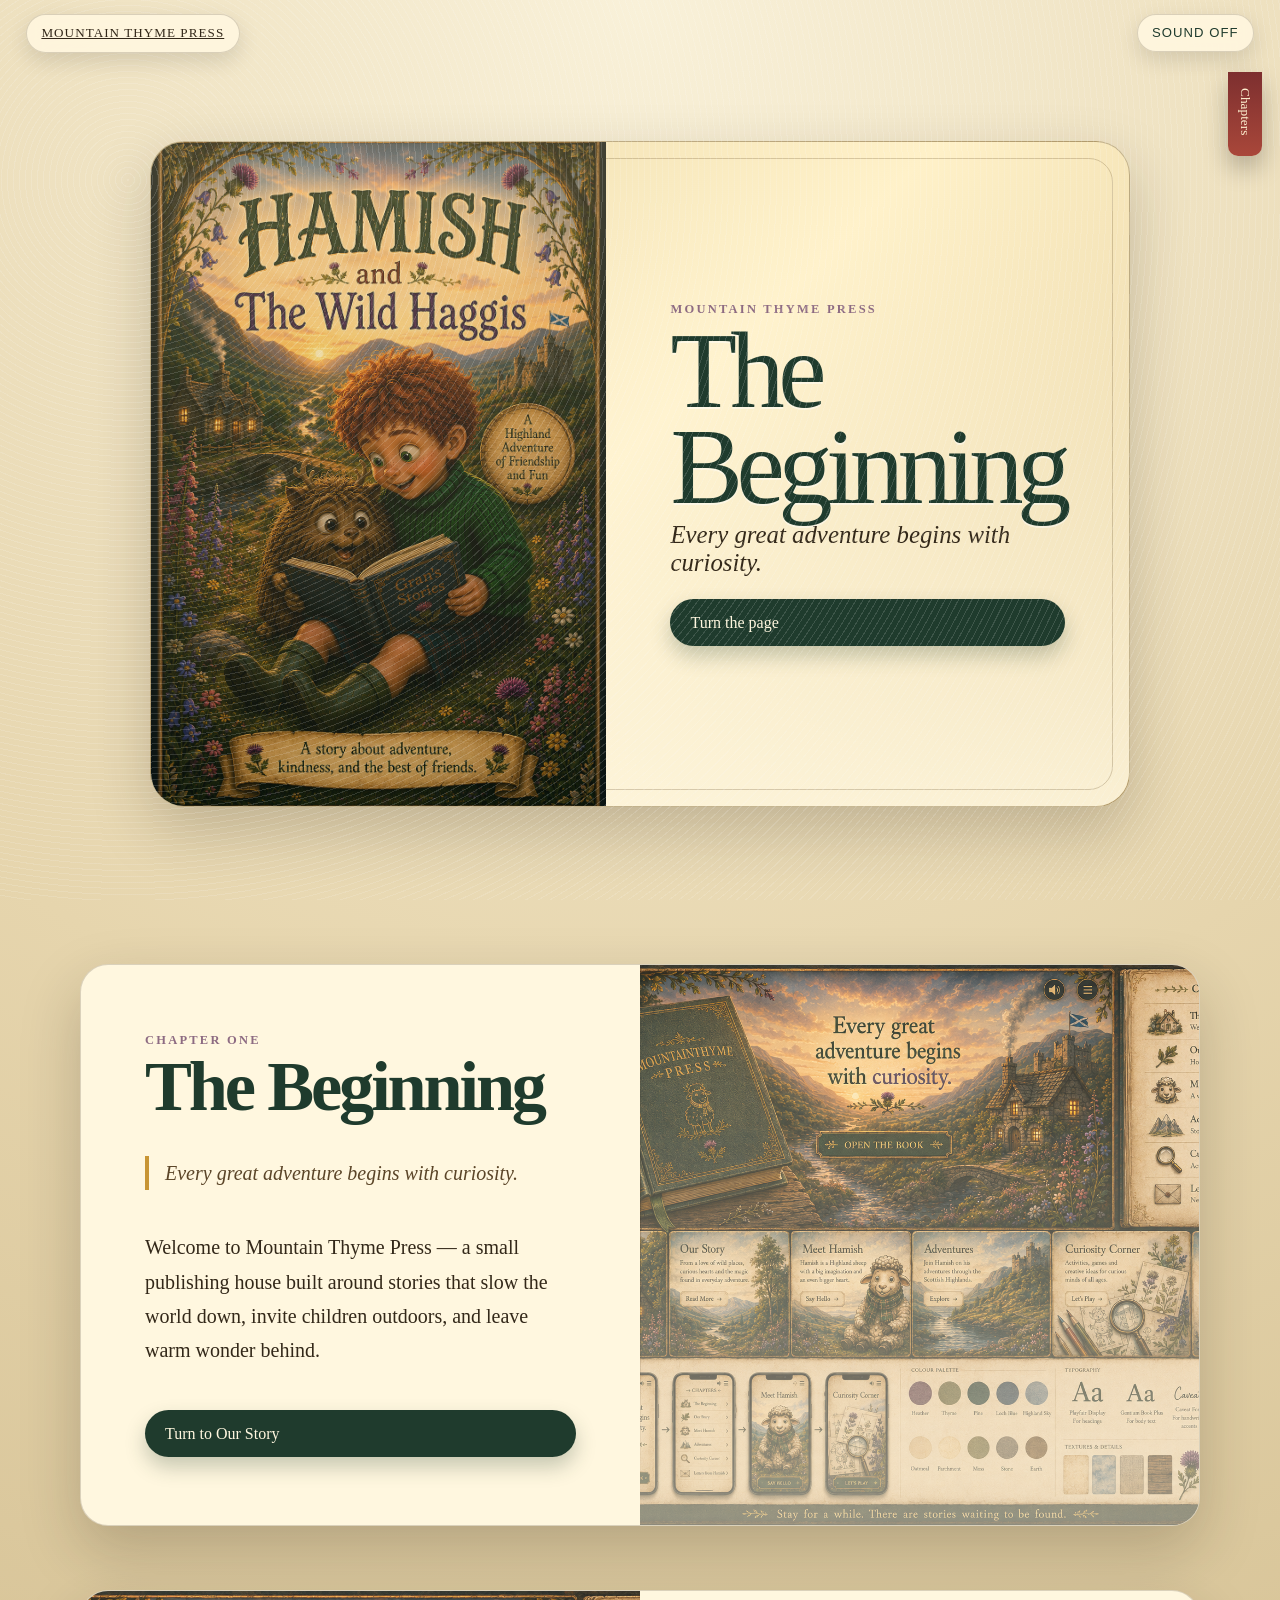
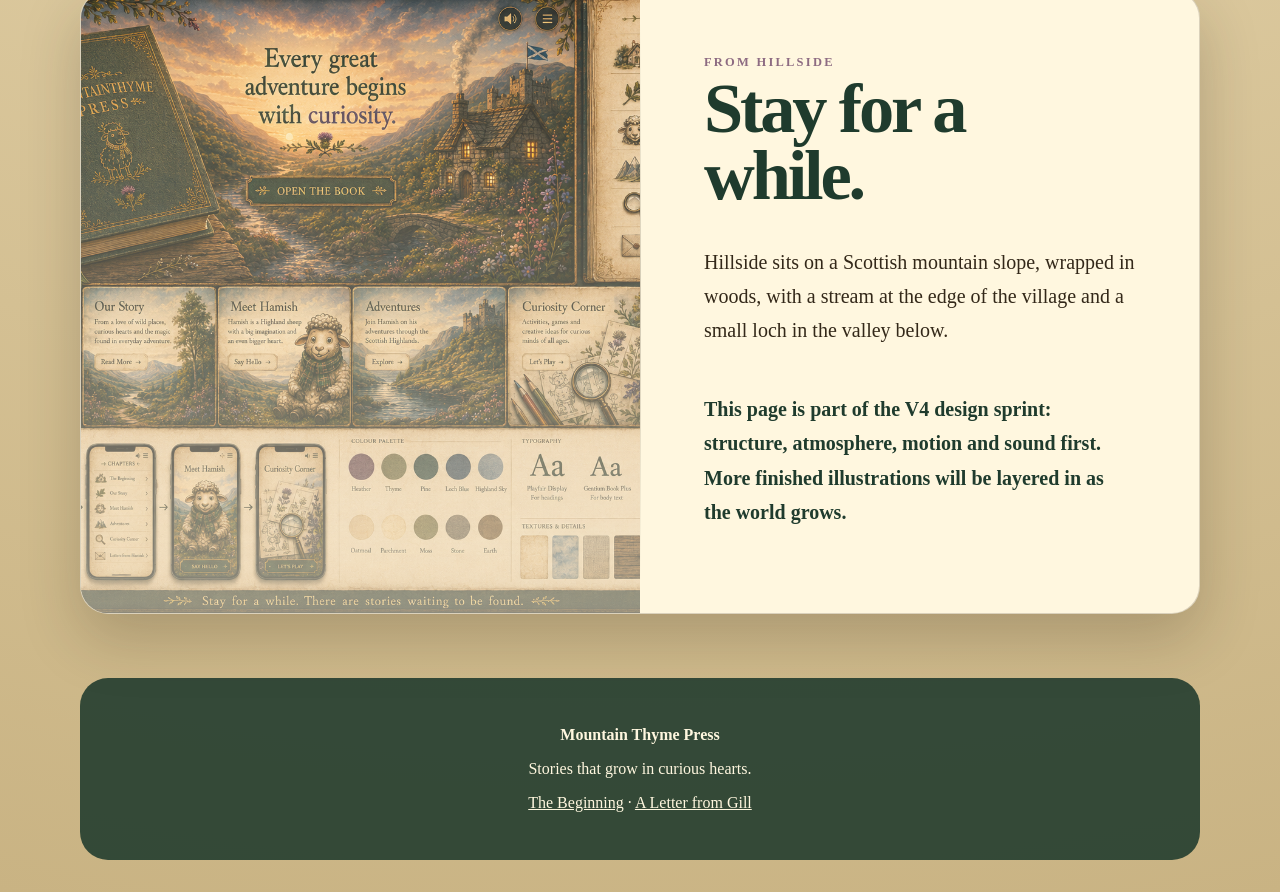
<file: index.html>
<!doctype html><html lang="en"><head><meta charset="utf-8"><meta name="viewport" content="width=device-width,initial-scale=1"><title>The Beginning | Mountain Thyme Press</title><meta name="description" content="Mountain Thyme Press — stories that grow in curious hearts."><link rel="stylesheet" href="css/styles.css"></head><body>
<div class="grain"></div><div class="motion-cloud"></div><div class="leaf" style="left:8%"></div><div class="leaf"></div><div class="leaf"></div><div class="leaf"></div>
<header class="topbar"><a class="brand-pill" href="index.html">Mountain Thyme Press</a><button class="sound" data-sound>Sound off</button></header>
<nav class="bookmark" aria-label="Chapters"><button data-menu>Chapters</button><div class="chapter-menu" data-chapter-menu><a href="index.html"><small>Chapter</small><br>The Beginning</a><a href="our-story.html"><small>Chapter</small><br>Our Story</a><a href="meet-hamish.html"><small>Chapter</small><br>Meet Hamish</a><a href="adventures.html"><small>Chapter</small><br>Adventures</a><a href="curiosity-corner.html"><small>Chapter</small><br>Curiosity Corner</a><a href="letters.html"><small>Chapter</small><br>Letters from Hamish</a><a href="founder.html"><small>Chapter</small><br>A Letter from Gill</a></div></nav>
<main class="cover" id="top">
      <section class="book" aria-label="Mountain Thyme Press opening book">
        <div class="cover-art"></div>
        <div class="cover-copy">
          <div class="eyebrow">Mountain Thyme Press</div>
          <div class="title">The Beginning</div>
          <p class="subtitle">Every great adventure begins with curiosity.</p>
          <a class="button" href="#chapter">Turn the page</a>
        </div>
      </section>
    </main>
<section class="spread" id="chapter"><div class="page"><div class="eyebrow">Chapter One</div><h1>The Beginning</h1><p class="quote">Every great adventure begins with curiosity.</p><p>Welcome to Mountain Thyme Press — a small publishing house built around stories that slow the world down, invite children outdoors, and leave warm wonder behind.</p><a class="button" href="our-story.html">Turn to Our Story</a></div><div class="page illustration" role="img" aria-label="Storybook illustration in the Mountain Thyme Press style"></div></section>
<section class="spread"><div class="page illustration" role="img" aria-label="Hillside illustration"></div><div class="page"><div class="eyebrow">From Hillside</div><h2>Stay for a while.</h2><p>Hillside sits on a Scottish mountain slope, wrapped in woods, with a stream at the edge of the village and a small loch in the valley below.</p><p class="next">This page is part of the V4 design sprint: structure, atmosphere, motion and sound first. More finished illustrations will be layered in as the world grows.</p></div></section>
<footer class="footer"><p><strong>Mountain Thyme Press</strong></p><p>Stories that grow in curious hearts.</p><p><a href="index.html">The Beginning</a> · <a href="founder.html">A Letter from Gill</a></p></footer><script src="js/script.js"></script></body></html>
</file>
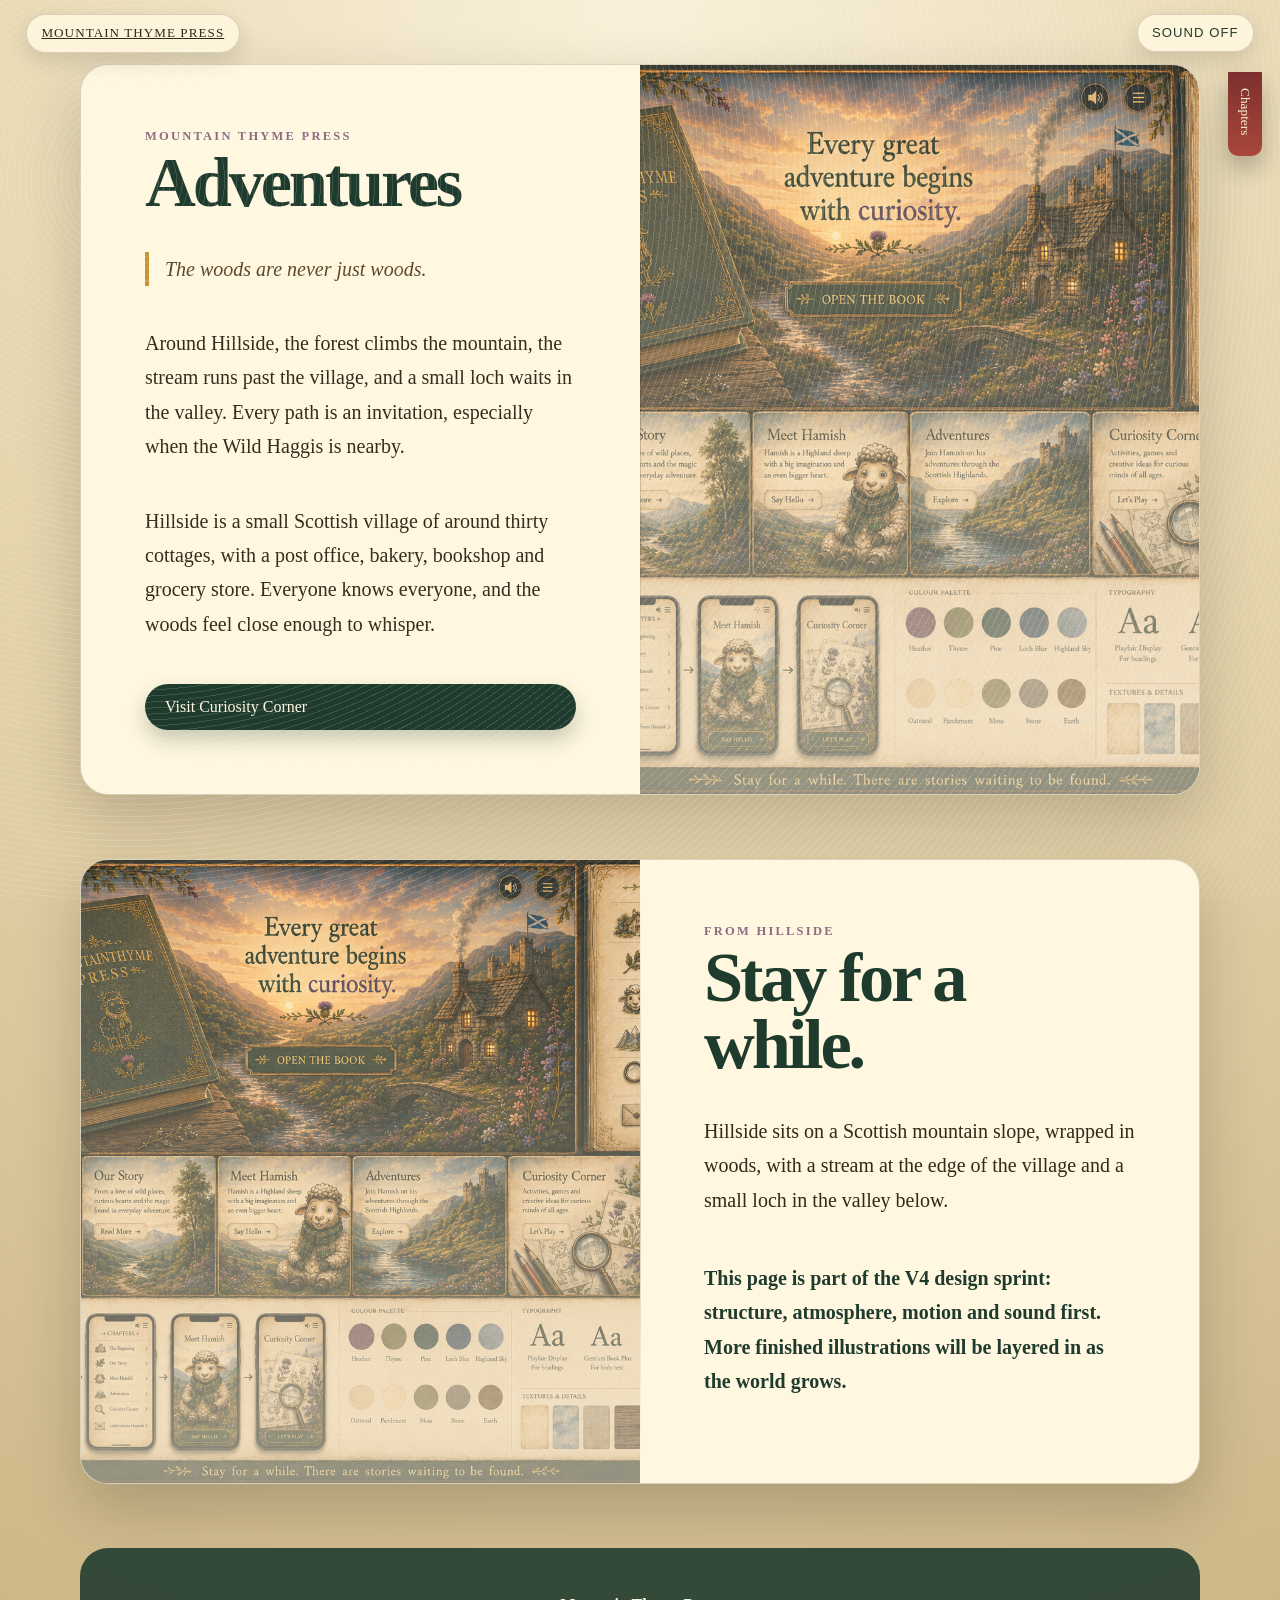
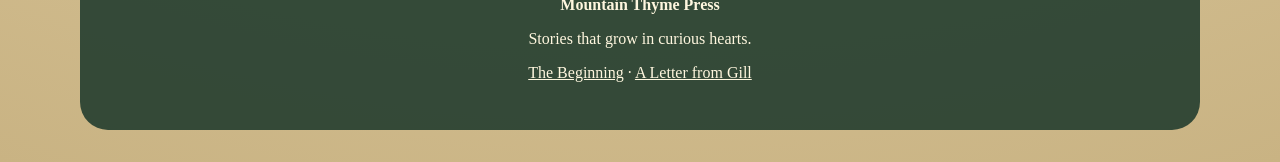
<file: adventures.html>
<!doctype html><html lang="en"><head><meta charset="utf-8"><meta name="viewport" content="width=device-width,initial-scale=1"><title>Adventures | Mountain Thyme Press</title><meta name="description" content="Mountain Thyme Press — stories that grow in curious hearts."><link rel="stylesheet" href="css/styles.css"></head><body>
<div class="grain"></div><div class="motion-cloud"></div><div class="leaf" style="left:8%"></div><div class="leaf"></div><div class="leaf"></div><div class="leaf"></div>
<header class="topbar"><a class="brand-pill" href="index.html">Mountain Thyme Press</a><button class="sound" data-sound>Sound off</button></header>
<nav class="bookmark" aria-label="Chapters"><button data-menu>Chapters</button><div class="chapter-menu" data-chapter-menu><a href="index.html"><small>Chapter</small><br>The Beginning</a><a href="our-story.html"><small>Chapter</small><br>Our Story</a><a href="meet-hamish.html"><small>Chapter</small><br>Meet Hamish</a><a href="adventures.html"><small>Chapter</small><br>Adventures</a><a href="curiosity-corner.html"><small>Chapter</small><br>Curiosity Corner</a><a href="letters.html"><small>Chapter</small><br>Letters from Hamish</a><a href="founder.html"><small>Chapter</small><br>A Letter from Gill</a></div></nav>

<section class="spread" id="chapter"><div class="page"><div class="eyebrow">Mountain Thyme Press</div><h1>Adventures</h1><p class="quote">The woods are never just woods.</p><p>Around Hillside, the forest climbs the mountain, the stream runs past the village, and a small loch waits in the valley. Every path is an invitation, especially when the Wild Haggis is nearby.</p><p>Hillside is a small Scottish village of around thirty cottages, with a post office, bakery, bookshop and grocery store. Everyone knows everyone, and the woods feel close enough to whisper.</p><a class="button" href="curiosity-corner.html">Visit Curiosity Corner</a></div><div class="page illustration" role="img" aria-label="Storybook illustration in the Mountain Thyme Press style"></div></section>
<section class="spread"><div class="page illustration" role="img" aria-label="Hillside illustration"></div><div class="page"><div class="eyebrow">From Hillside</div><h2>Stay for a while.</h2><p>Hillside sits on a Scottish mountain slope, wrapped in woods, with a stream at the edge of the village and a small loch in the valley below.</p><p class="next">This page is part of the V4 design sprint: structure, atmosphere, motion and sound first. More finished illustrations will be layered in as the world grows.</p></div></section>
<footer class="footer"><p><strong>Mountain Thyme Press</strong></p><p>Stories that grow in curious hearts.</p><p><a href="index.html">The Beginning</a> · <a href="founder.html">A Letter from Gill</a></p></footer><script src="js/script.js"></script></body></html>
</file>
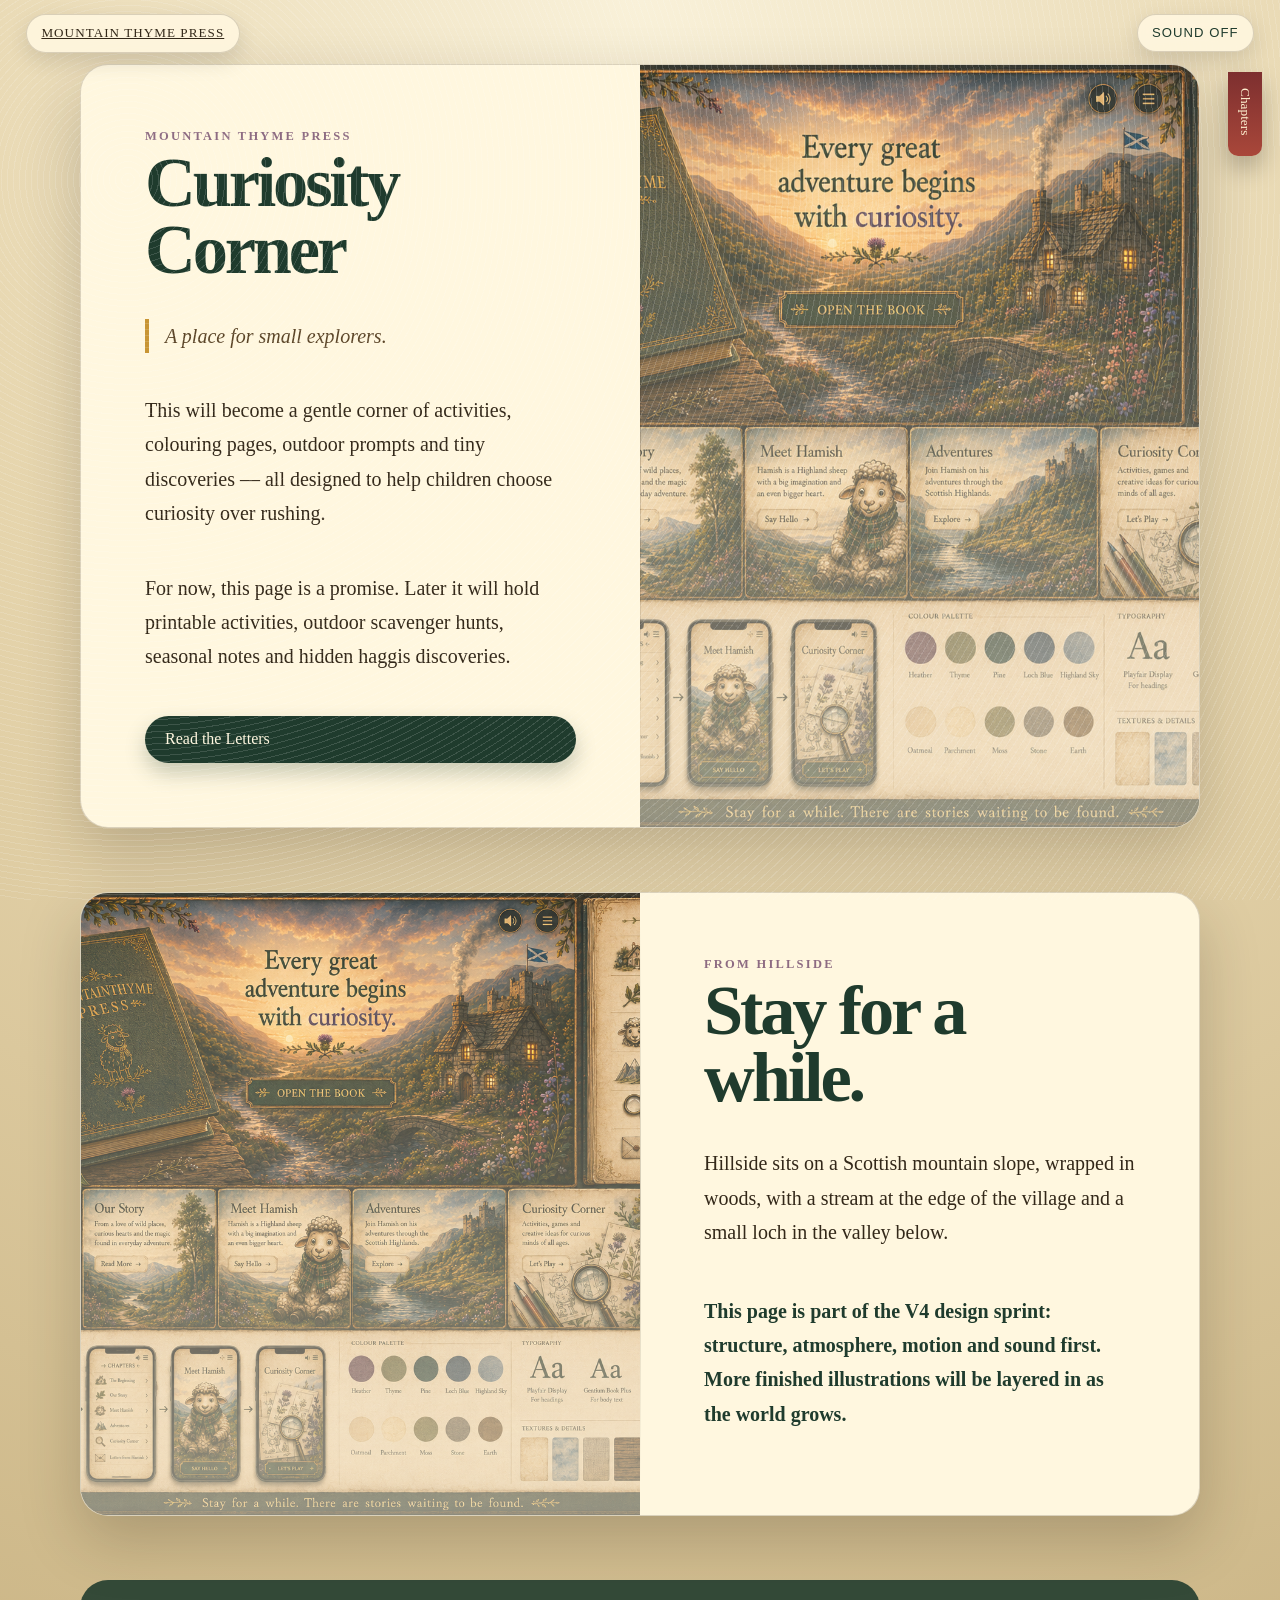
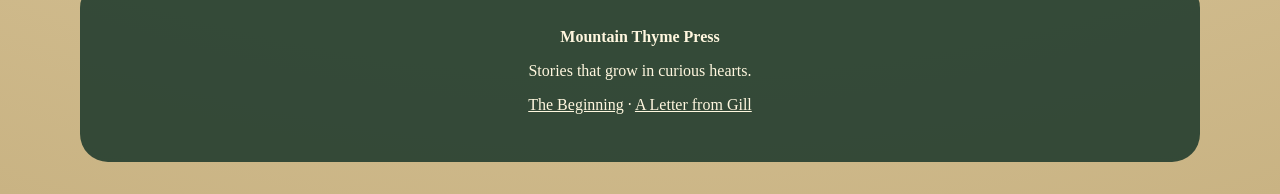
<file: curiosity-corner.html>
<!doctype html><html lang="en"><head><meta charset="utf-8"><meta name="viewport" content="width=device-width,initial-scale=1"><title>Curiosity Corner | Mountain Thyme Press</title><meta name="description" content="Mountain Thyme Press — stories that grow in curious hearts."><link rel="stylesheet" href="css/styles.css"></head><body>
<div class="grain"></div><div class="motion-cloud"></div><div class="leaf" style="left:8%"></div><div class="leaf"></div><div class="leaf"></div><div class="leaf"></div>
<header class="topbar"><a class="brand-pill" href="index.html">Mountain Thyme Press</a><button class="sound" data-sound>Sound off</button></header>
<nav class="bookmark" aria-label="Chapters"><button data-menu>Chapters</button><div class="chapter-menu" data-chapter-menu><a href="index.html"><small>Chapter</small><br>The Beginning</a><a href="our-story.html"><small>Chapter</small><br>Our Story</a><a href="meet-hamish.html"><small>Chapter</small><br>Meet Hamish</a><a href="adventures.html"><small>Chapter</small><br>Adventures</a><a href="curiosity-corner.html"><small>Chapter</small><br>Curiosity Corner</a><a href="letters.html"><small>Chapter</small><br>Letters from Hamish</a><a href="founder.html"><small>Chapter</small><br>A Letter from Gill</a></div></nav>

<section class="spread" id="chapter"><div class="page"><div class="eyebrow">Mountain Thyme Press</div><h1>Curiosity Corner</h1><p class="quote">A place for small explorers.</p><p>This will become a gentle corner of activities, colouring pages, outdoor prompts and tiny discoveries — all designed to help children choose curiosity over rushing.</p><p>For now, this page is a promise. Later it will hold printable activities, outdoor scavenger hunts, seasonal notes and hidden haggis discoveries.</p><a class="button" href="letters.html">Read the Letters</a></div><div class="page illustration" role="img" aria-label="Storybook illustration in the Mountain Thyme Press style"></div></section>
<section class="spread"><div class="page illustration" role="img" aria-label="Hillside illustration"></div><div class="page"><div class="eyebrow">From Hillside</div><h2>Stay for a while.</h2><p>Hillside sits on a Scottish mountain slope, wrapped in woods, with a stream at the edge of the village and a small loch in the valley below.</p><p class="next">This page is part of the V4 design sprint: structure, atmosphere, motion and sound first. More finished illustrations will be layered in as the world grows.</p></div></section>
<footer class="footer"><p><strong>Mountain Thyme Press</strong></p><p>Stories that grow in curious hearts.</p><p><a href="index.html">The Beginning</a> · <a href="founder.html">A Letter from Gill</a></p></footer><script src="js/script.js"></script></body></html>
</file>
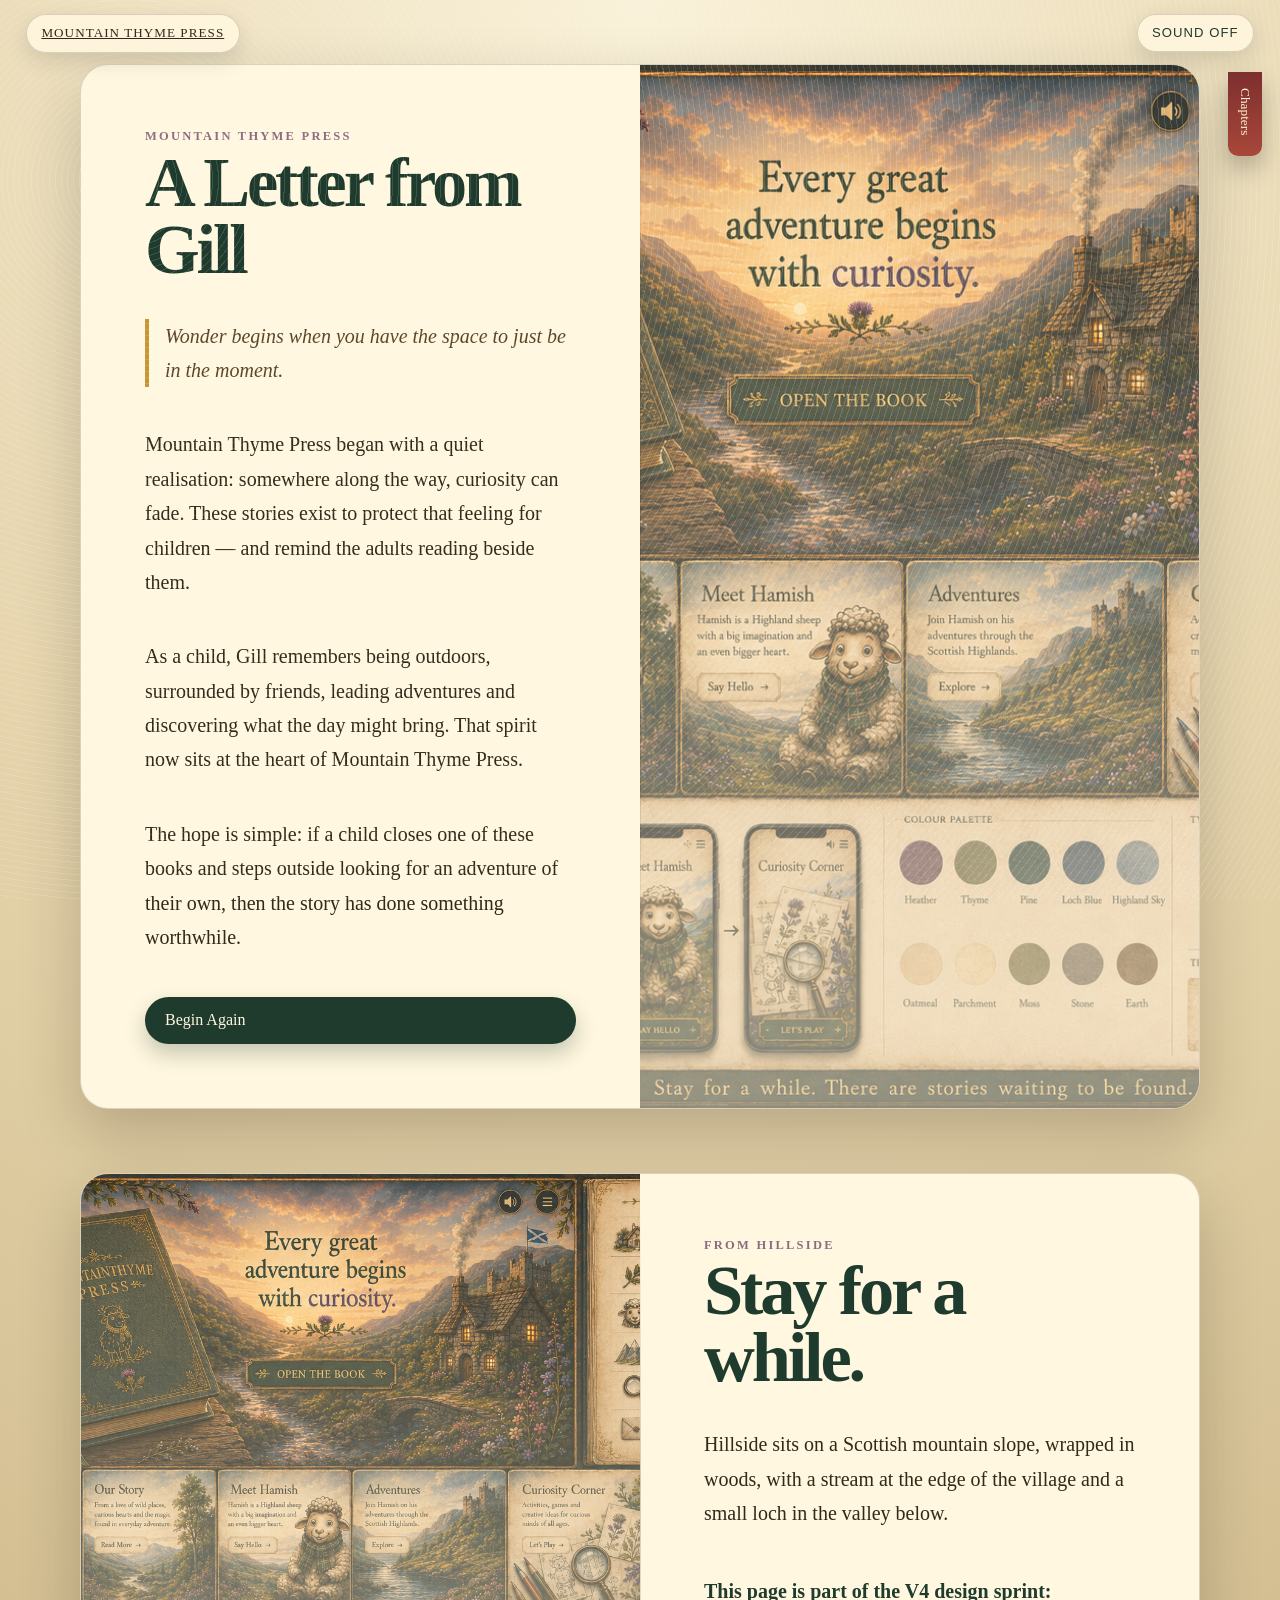
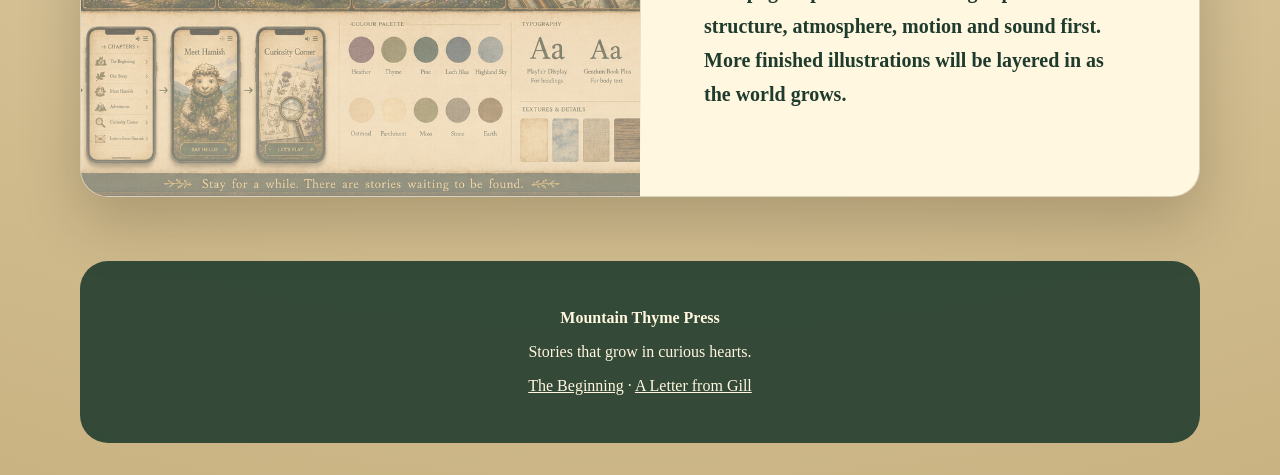
<file: founder.html>
<!doctype html><html lang="en"><head><meta charset="utf-8"><meta name="viewport" content="width=device-width,initial-scale=1"><title>A Letter from Gill | Mountain Thyme Press</title><meta name="description" content="Mountain Thyme Press — stories that grow in curious hearts."><link rel="stylesheet" href="css/styles.css"></head><body>
<div class="grain"></div><div class="motion-cloud"></div><div class="leaf" style="left:8%"></div><div class="leaf"></div><div class="leaf"></div><div class="leaf"></div>
<header class="topbar"><a class="brand-pill" href="index.html">Mountain Thyme Press</a><button class="sound" data-sound>Sound off</button></header>
<nav class="bookmark" aria-label="Chapters"><button data-menu>Chapters</button><div class="chapter-menu" data-chapter-menu><a href="index.html"><small>Chapter</small><br>The Beginning</a><a href="our-story.html"><small>Chapter</small><br>Our Story</a><a href="meet-hamish.html"><small>Chapter</small><br>Meet Hamish</a><a href="adventures.html"><small>Chapter</small><br>Adventures</a><a href="curiosity-corner.html"><small>Chapter</small><br>Curiosity Corner</a><a href="letters.html"><small>Chapter</small><br>Letters from Hamish</a><a href="founder.html"><small>Chapter</small><br>A Letter from Gill</a></div></nav>

<section class="spread" id="chapter"><div class="page"><div class="eyebrow">Mountain Thyme Press</div><h1>A Letter from Gill</h1><p class="quote">Wonder begins when you have the space to just be in the moment.</p><p>Mountain Thyme Press began with a quiet realisation: somewhere along the way, curiosity can fade. These stories exist to protect that feeling for children — and remind the adults reading beside them.</p><p>As a child, Gill remembers being outdoors, surrounded by friends, leading adventures and discovering what the day might bring. That spirit now sits at the heart of Mountain Thyme Press.</p><p>The hope is simple: if a child closes one of these books and steps outside looking for an adventure of their own, then the story has done something worthwhile.</p><a class="button" href="index.html">Begin Again</a></div><div class="page illustration" role="img" aria-label="Storybook illustration in the Mountain Thyme Press style"></div></section>
<section class="spread"><div class="page illustration" role="img" aria-label="Hillside illustration"></div><div class="page"><div class="eyebrow">From Hillside</div><h2>Stay for a while.</h2><p>Hillside sits on a Scottish mountain slope, wrapped in woods, with a stream at the edge of the village and a small loch in the valley below.</p><p class="next">This page is part of the V4 design sprint: structure, atmosphere, motion and sound first. More finished illustrations will be layered in as the world grows.</p></div></section>
<footer class="footer"><p><strong>Mountain Thyme Press</strong></p><p>Stories that grow in curious hearts.</p><p><a href="index.html">The Beginning</a> · <a href="founder.html">A Letter from Gill</a></p></footer><script src="js/script.js"></script></body></html>
</file>
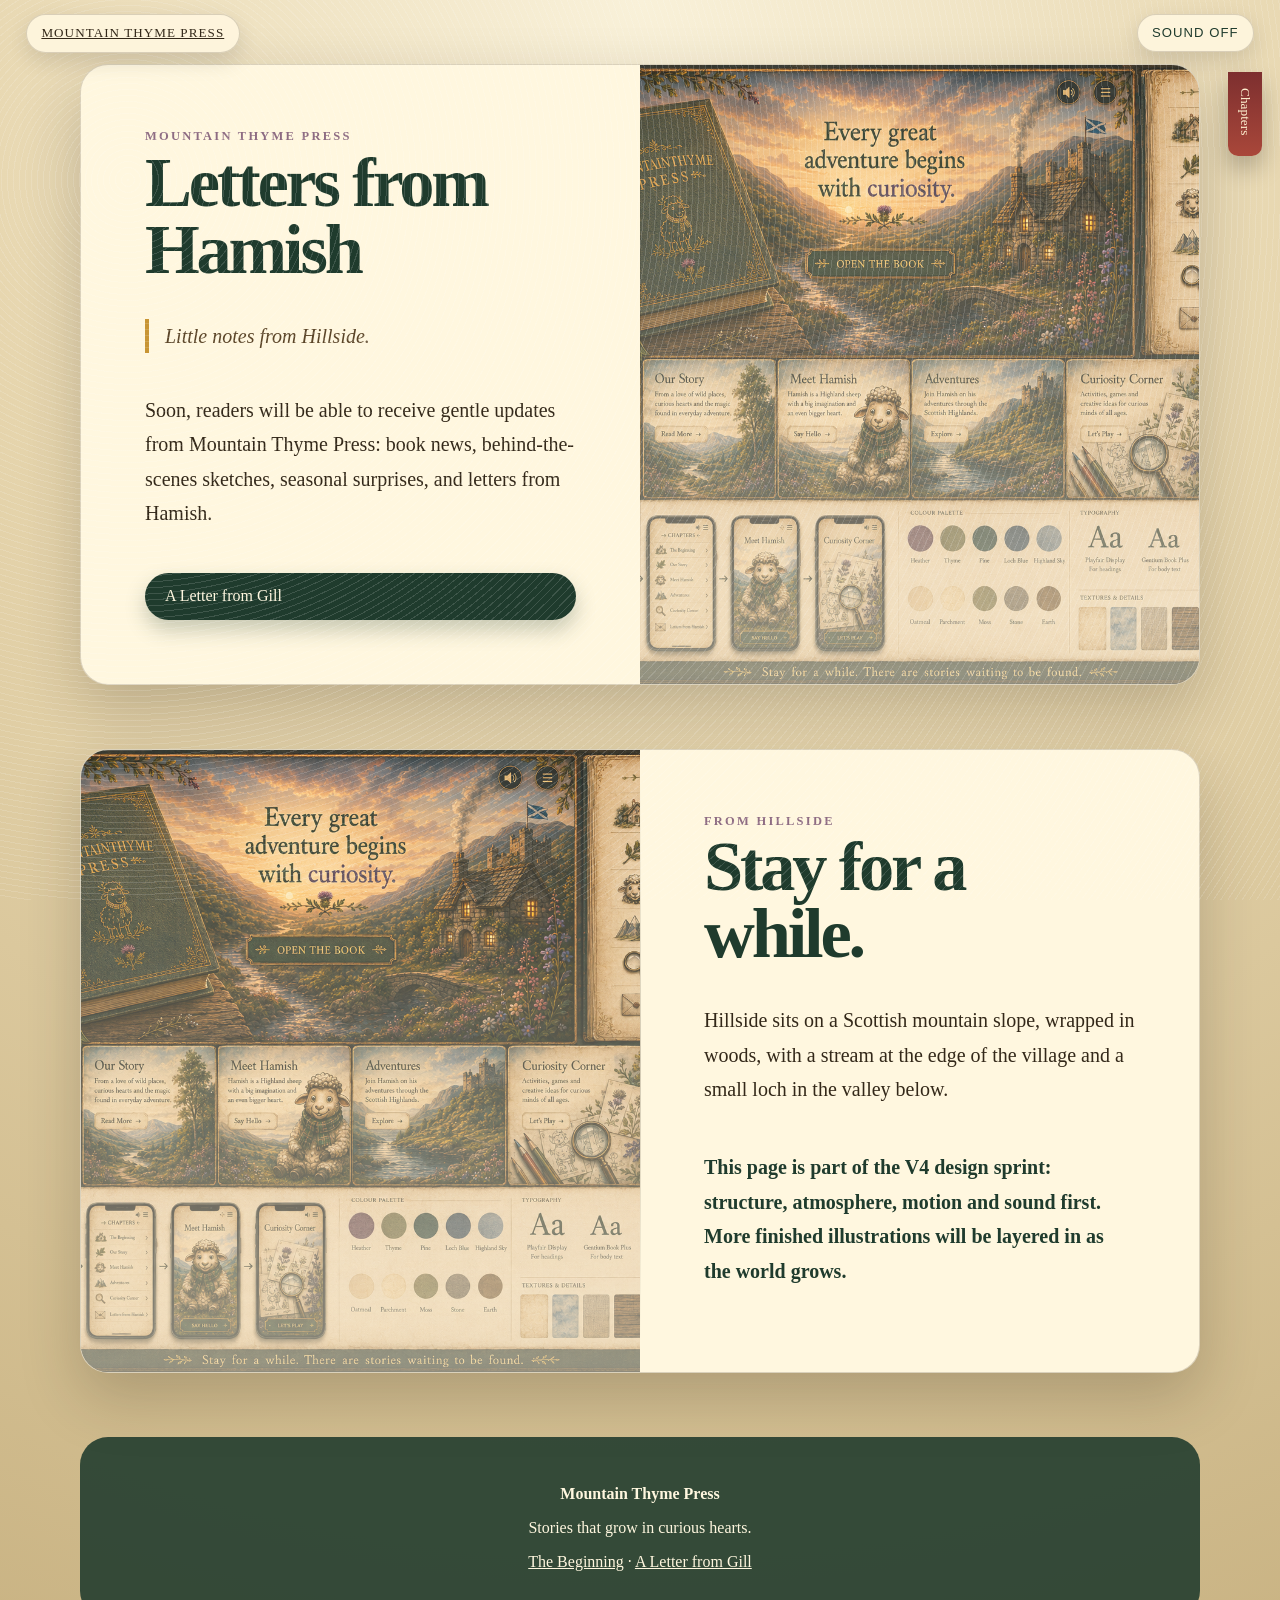
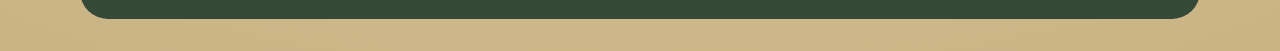
<file: letters.html>
<!doctype html><html lang="en"><head><meta charset="utf-8"><meta name="viewport" content="width=device-width,initial-scale=1"><title>Letters from Hamish | Mountain Thyme Press</title><meta name="description" content="Mountain Thyme Press — stories that grow in curious hearts."><link rel="stylesheet" href="css/styles.css"></head><body>
<div class="grain"></div><div class="motion-cloud"></div><div class="leaf" style="left:8%"></div><div class="leaf"></div><div class="leaf"></div><div class="leaf"></div>
<header class="topbar"><a class="brand-pill" href="index.html">Mountain Thyme Press</a><button class="sound" data-sound>Sound off</button></header>
<nav class="bookmark" aria-label="Chapters"><button data-menu>Chapters</button><div class="chapter-menu" data-chapter-menu><a href="index.html"><small>Chapter</small><br>The Beginning</a><a href="our-story.html"><small>Chapter</small><br>Our Story</a><a href="meet-hamish.html"><small>Chapter</small><br>Meet Hamish</a><a href="adventures.html"><small>Chapter</small><br>Adventures</a><a href="curiosity-corner.html"><small>Chapter</small><br>Curiosity Corner</a><a href="letters.html"><small>Chapter</small><br>Letters from Hamish</a><a href="founder.html"><small>Chapter</small><br>A Letter from Gill</a></div></nav>

<section class="spread" id="chapter"><div class="page"><div class="eyebrow">Mountain Thyme Press</div><h1>Letters from Hamish</h1><p class="quote">Little notes from Hillside.</p><p>Soon, readers will be able to receive gentle updates from Mountain Thyme Press: book news, behind-the-scenes sketches, seasonal surprises, and letters from Hamish.</p><a class="button" href="founder.html">A Letter from Gill</a></div><div class="page illustration" role="img" aria-label="Storybook illustration in the Mountain Thyme Press style"></div></section>
<section class="spread"><div class="page illustration" role="img" aria-label="Hillside illustration"></div><div class="page"><div class="eyebrow">From Hillside</div><h2>Stay for a while.</h2><p>Hillside sits on a Scottish mountain slope, wrapped in woods, with a stream at the edge of the village and a small loch in the valley below.</p><p class="next">This page is part of the V4 design sprint: structure, atmosphere, motion and sound first. More finished illustrations will be layered in as the world grows.</p></div></section>
<footer class="footer"><p><strong>Mountain Thyme Press</strong></p><p>Stories that grow in curious hearts.</p><p><a href="index.html">The Beginning</a> · <a href="founder.html">A Letter from Gill</a></p></footer><script src="js/script.js"></script></body></html>
</file>
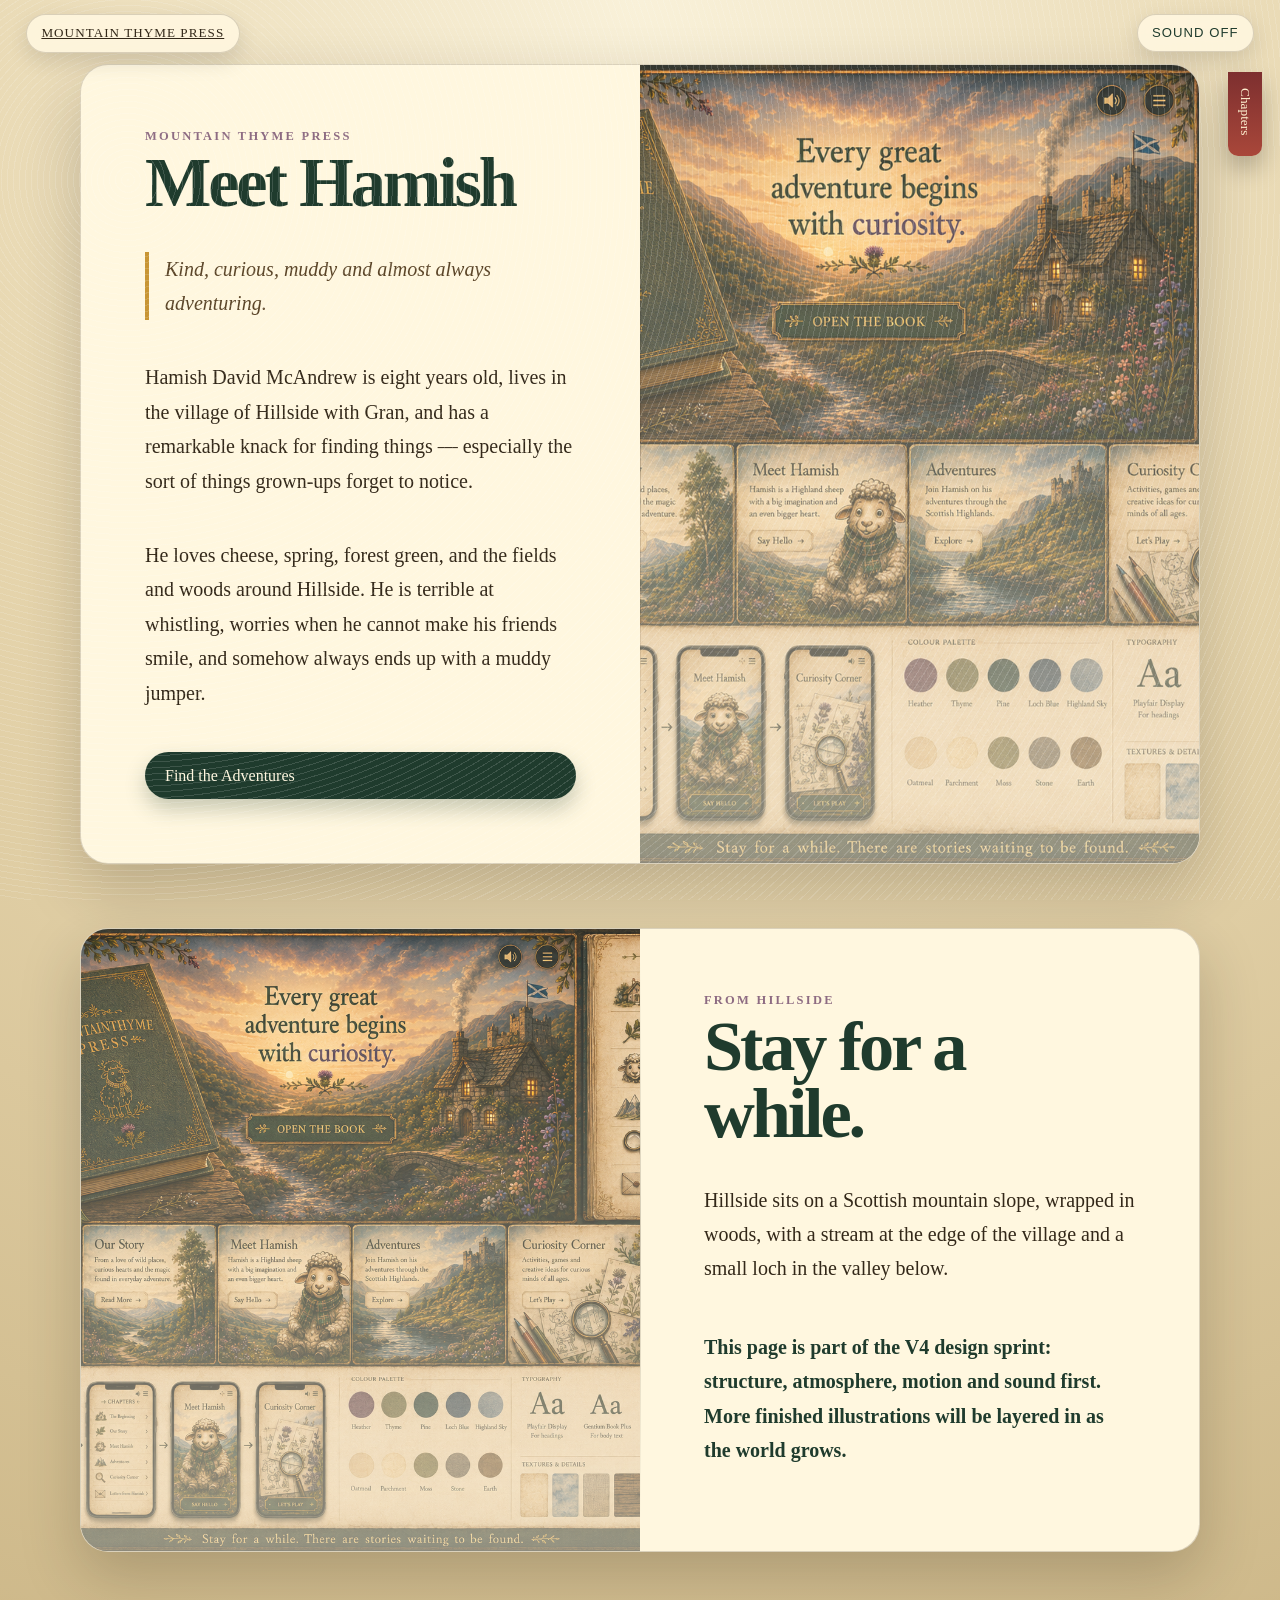
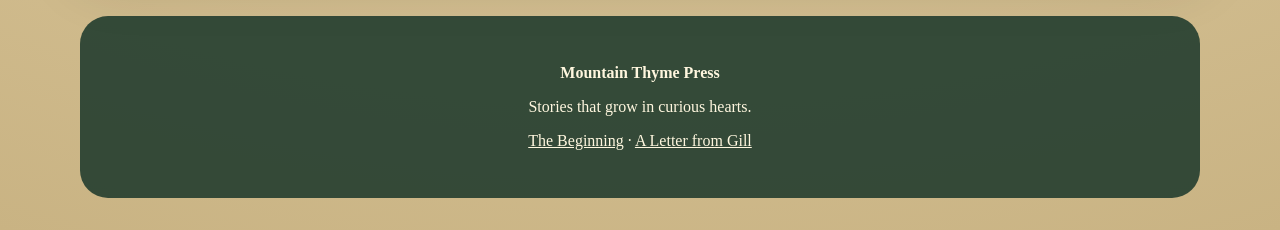
<file: meet-hamish.html>
<!doctype html><html lang="en"><head><meta charset="utf-8"><meta name="viewport" content="width=device-width,initial-scale=1"><title>Meet Hamish | Mountain Thyme Press</title><meta name="description" content="Mountain Thyme Press — stories that grow in curious hearts."><link rel="stylesheet" href="css/styles.css"></head><body>
<div class="grain"></div><div class="motion-cloud"></div><div class="leaf" style="left:8%"></div><div class="leaf"></div><div class="leaf"></div><div class="leaf"></div>
<header class="topbar"><a class="brand-pill" href="index.html">Mountain Thyme Press</a><button class="sound" data-sound>Sound off</button></header>
<nav class="bookmark" aria-label="Chapters"><button data-menu>Chapters</button><div class="chapter-menu" data-chapter-menu><a href="index.html"><small>Chapter</small><br>The Beginning</a><a href="our-story.html"><small>Chapter</small><br>Our Story</a><a href="meet-hamish.html"><small>Chapter</small><br>Meet Hamish</a><a href="adventures.html"><small>Chapter</small><br>Adventures</a><a href="curiosity-corner.html"><small>Chapter</small><br>Curiosity Corner</a><a href="letters.html"><small>Chapter</small><br>Letters from Hamish</a><a href="founder.html"><small>Chapter</small><br>A Letter from Gill</a></div></nav>

<section class="spread" id="chapter"><div class="page"><div class="eyebrow">Mountain Thyme Press</div><h1>Meet Hamish</h1><p class="quote">Kind, curious, muddy and almost always adventuring.</p><p>Hamish David McAndrew is eight years old, lives in the village of Hillside with Gran, and has a remarkable knack for finding things — especially the sort of things grown-ups forget to notice.</p><p>He loves cheese, spring, forest green, and the fields and woods around Hillside. He is terrible at whistling, worries when he cannot make his friends smile, and somehow always ends up with a muddy jumper.</p><a class="button" href="adventures.html">Find the Adventures</a></div><div class="page illustration" role="img" aria-label="Storybook illustration in the Mountain Thyme Press style"></div></section>
<section class="spread"><div class="page illustration" role="img" aria-label="Hillside illustration"></div><div class="page"><div class="eyebrow">From Hillside</div><h2>Stay for a while.</h2><p>Hillside sits on a Scottish mountain slope, wrapped in woods, with a stream at the edge of the village and a small loch in the valley below.</p><p class="next">This page is part of the V4 design sprint: structure, atmosphere, motion and sound first. More finished illustrations will be layered in as the world grows.</p></div></section>
<footer class="footer"><p><strong>Mountain Thyme Press</strong></p><p>Stories that grow in curious hearts.</p><p><a href="index.html">The Beginning</a> · <a href="founder.html">A Letter from Gill</a></p></footer><script src="js/script.js"></script></body></html>
</file>
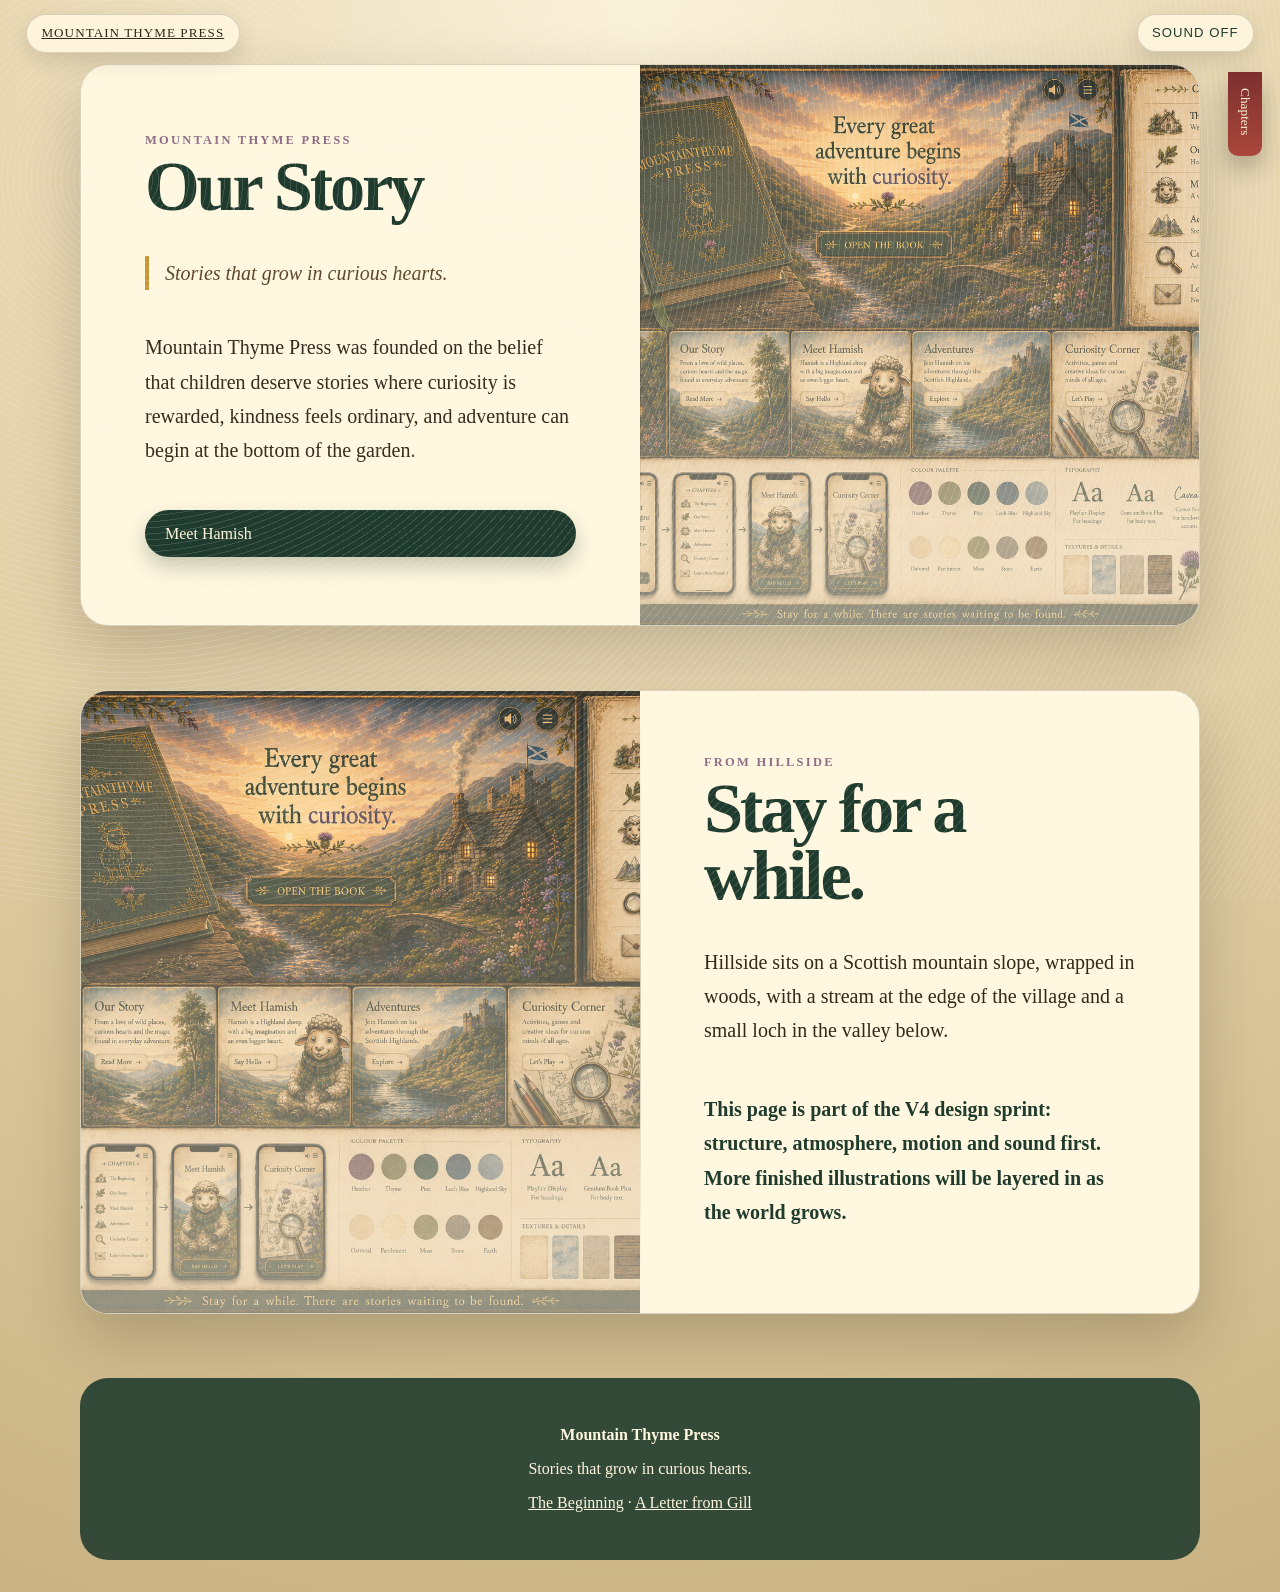
<file: our-story.html>
<!doctype html><html lang="en"><head><meta charset="utf-8"><meta name="viewport" content="width=device-width,initial-scale=1"><title>Our Story | Mountain Thyme Press</title><meta name="description" content="Mountain Thyme Press — stories that grow in curious hearts."><link rel="stylesheet" href="css/styles.css"></head><body>
<div class="grain"></div><div class="motion-cloud"></div><div class="leaf" style="left:8%"></div><div class="leaf"></div><div class="leaf"></div><div class="leaf"></div>
<header class="topbar"><a class="brand-pill" href="index.html">Mountain Thyme Press</a><button class="sound" data-sound>Sound off</button></header>
<nav class="bookmark" aria-label="Chapters"><button data-menu>Chapters</button><div class="chapter-menu" data-chapter-menu><a href="index.html"><small>Chapter</small><br>The Beginning</a><a href="our-story.html"><small>Chapter</small><br>Our Story</a><a href="meet-hamish.html"><small>Chapter</small><br>Meet Hamish</a><a href="adventures.html"><small>Chapter</small><br>Adventures</a><a href="curiosity-corner.html"><small>Chapter</small><br>Curiosity Corner</a><a href="letters.html"><small>Chapter</small><br>Letters from Hamish</a><a href="founder.html"><small>Chapter</small><br>A Letter from Gill</a></div></nav>

<section class="spread" id="chapter"><div class="page"><div class="eyebrow">Mountain Thyme Press</div><h1>Our Story</h1><p class="quote">Stories that grow in curious hearts.</p><p>Mountain Thyme Press was founded on the belief that children deserve stories where curiosity is rewarded, kindness feels ordinary, and adventure can begin at the bottom of the garden.</p><a class="button" href="meet-hamish.html">Meet Hamish</a></div><div class="page illustration" role="img" aria-label="Storybook illustration in the Mountain Thyme Press style"></div></section>
<section class="spread"><div class="page illustration" role="img" aria-label="Hillside illustration"></div><div class="page"><div class="eyebrow">From Hillside</div><h2>Stay for a while.</h2><p>Hillside sits on a Scottish mountain slope, wrapped in woods, with a stream at the edge of the village and a small loch in the valley below.</p><p class="next">This page is part of the V4 design sprint: structure, atmosphere, motion and sound first. More finished illustrations will be layered in as the world grows.</p></div></section>
<footer class="footer"><p><strong>Mountain Thyme Press</strong></p><p>Stories that grow in curious hearts.</p><p><a href="index.html">The Beginning</a> · <a href="founder.html">A Letter from Gill</a></p></footer><script src="js/script.js"></script></body></html>
</file>
<file: css/styles.css>
:root{
  --pine:#1f3b2d;--moss:#6f8a54;--thyme:#a8b56f;--heather:#8d6b82;--parchment:#f4ead1;--paper:#fff7df;--ink:#332819;--gold:#c89534;--sky:#d8e6df;--stone:#8b8170;
  --shadow:0 24px 60px rgba(35,26,13,.22);--radius:28px;
}
*{box-sizing:border-box}html{scroll-behavior:smooth}body{margin:0;color:var(--ink);font-family:Georgia,'Times New Roman',serif;background:radial-gradient(circle at top,#f9f1d9 0,#e6d5ad 42%,#c9b383 100%);min-height:100vh;overflow-x:hidden}
body:before{content:"";position:fixed;inset:0;pointer-events:none;opacity:.18;background-image:linear-gradient(90deg,rgba(255,255,255,.2) 1px,transparent 1px),linear-gradient(rgba(255,255,255,.15) 1px,transparent 1px);background-size:44px 44px;mix-blend-mode:multiply}.grain{position:fixed;inset:0;pointer-events:none;opacity:.14;background:repeating-radial-gradient(circle at 10% 20%,#fff 0 1px,transparent 1px 6px);z-index:20}.leaf{position:fixed;top:-40px;width:18px;height:10px;border-radius:100% 0;background:var(--moss);opacity:.45;animation:fall 14s linear infinite;z-index:4}.leaf:nth-child(2){left:15%;animation-delay:2s}.leaf:nth-child(3){left:45%;animation-delay:7s}.leaf:nth-child(4){left:78%;animation-delay:4s}@keyframes fall{to{transform:translate(90px,110vh) rotate(460deg)}}
a{color:inherit}.topbar{position:fixed;top:14px;left:14px;right:14px;z-index:50;display:flex;justify-content:space-between;align-items:flex-start;pointer-events:none}.brand-pill,.sound{pointer-events:auto;background:rgba(255,247,223,.9);border:1px solid rgba(51,40,25,.18);box-shadow:0 8px 22px rgba(0,0,0,.12);backdrop-filter:blur(8px);border-radius:999px;padding:.65rem .9rem;font-size:.82rem;letter-spacing:.08em;text-transform:uppercase}.sound{cursor:pointer;color:var(--pine)}
.bookmark{position:fixed;right:18px;top:72px;z-index:60}.bookmark button{writing-mode:vertical-rl;border:0;background:linear-gradient(#7d2f2f,#a9473a);color:#fff2d2;border-radius:0 0 10px 10px;padding:1rem .55rem 1.3rem;box-shadow:0 12px 24px rgba(0,0,0,.25);font-family:Georgia,serif;cursor:pointer}.chapter-menu{display:none;position:absolute;right:42px;top:0;width:min(78vw,310px);background:var(--paper);border:1px solid rgba(61,45,23,.2);box-shadow:var(--shadow);border-radius:18px;padding:1rem}.chapter-menu.open{display:block}.chapter-menu a{display:block;text-decoration:none;padding:.7rem;border-bottom:1px dashed rgba(51,40,25,.18)}.chapter-menu small{color:var(--heather);text-transform:uppercase;letter-spacing:.12em}
.cover{min-height:100vh;display:grid;place-items:center;padding:5rem 1rem 2rem;position:relative}.book{width:min(980px,94vw);min-height:74vh;display:grid;grid-template-columns:1fr;overflow:hidden;border-radius:34px;background:linear-gradient(135deg,#ead8a8,#fff1c8 48%,#dec58d);box-shadow:var(--shadow);border:1px solid rgba(60,42,18,.28);position:relative}.book:before{content:"";position:absolute;inset:16px;border:1px solid rgba(92,68,30,.24);border-radius:24px;pointer-events:none}.cover-art{min-height:360px;background:linear-gradient(to bottom,rgba(255,230,160,.25),rgba(31,59,45,.2)),url('../assets/illustrations/hamish-style-reference.png') center/cover;filter:saturate(.92);position:relative}.cover-copy{padding:2rem;text-align:center;background:linear-gradient(transparent,rgba(255,247,223,.86))}.eyebrow{font-size:.78rem;text-transform:uppercase;letter-spacing:.18em;color:var(--heather);font-weight:bold}.title{font-size:clamp(2.5rem,9vw,6.8rem);line-height:.88;margin:.4rem 0;color:var(--pine);letter-spacing:-.06em;text-shadow:0 2px 0 rgba(255,255,255,.45)}.subtitle{font-size:clamp(1.05rem,3.4vw,1.55rem);font-style:italic;margin:0 auto;max-width:680px}.button{display:inline-block;margin-top:1.4rem;background:var(--pine);color:#fff7df;text-decoration:none;padding:.9rem 1.25rem;border-radius:999px;box-shadow:0 10px 20px rgba(31,59,45,.25)}
.spread{width:min(1120px,94vw);margin:4rem auto;display:grid;grid-template-columns:1fr;gap:0;background:var(--paper);border-radius:var(--radius);box-shadow:var(--shadow);overflow:hidden;border:1px solid rgba(50,38,22,.18);position:relative}.spread:after{content:"";position:absolute;left:50%;top:5%;bottom:5%;width:1px;background:linear-gradient(transparent,rgba(51,40,25,.22),transparent);display:none}.page{padding:clamp(1.4rem,5vw,4rem);min-height:390px;display:flex;flex-direction:column;justify-content:center}.page.illustration{background:linear-gradient(rgba(255,247,223,.15),rgba(255,247,223,.55)),url('../assets/illustrations/site-mood-reference.png') center/cover}.page h1,.page h2{font-size:clamp(2.1rem,8vw,4.4rem);line-height:.95;color:var(--pine);margin:.3rem 0 1rem;letter-spacing:-.045em}.page p{font-size:clamp(1.03rem,2.6vw,1.25rem);line-height:1.72;max-width:56ch}.quote{border-left:4px solid var(--gold);padding-left:1rem;font-size:1.35rem;font-style:italic;color:#5b4528}.next{margin-top:1.5rem;color:var(--pine);font-weight:bold}.chapter-list{display:grid;gap:.8rem;margin-top:1rem}.chapter-link{padding:1rem;border:1px solid rgba(51,40,25,.16);border-radius:18px;text-decoration:none;background:rgba(255,255,255,.34)}
.footer{width:min(1120px,94vw);margin:4rem auto 2rem;text-align:center;color:#fff7df;background:rgba(31,59,45,.88);padding:2rem;border-radius:28px}.footer a{color:#fff7df}.motion-cloud{position:fixed;width:180px;height:50px;border-radius:999px;background:rgba(255,255,255,.25);top:18%;left:-220px;animation:cloud 60s linear infinite;pointer-events:none}.motion-cloud:after{content:"";position:absolute;width:90px;height:70px;border-radius:50%;background:rgba(255,255,255,.22);left:45px;top:-28px}@keyframes cloud{to{transform:translateX(calc(100vw + 300px))}}
@media (min-width:760px){.book{grid-template-columns:1.1fr .9fr}.cover-copy{text-align:left;display:flex;flex-direction:column;justify-content:center;padding:4rem}.spread{grid-template-columns:1fr 1fr}.spread:after{display:block}.page{min-height:560px}.chapter-list{grid-template-columns:1fr 1fr}.brand-pill{margin-left:12px}.sound{margin-right:12px}}
@media (prefers-reduced-motion:reduce){*{animation:none!important;scroll-behavior:auto!important}}
</file>
